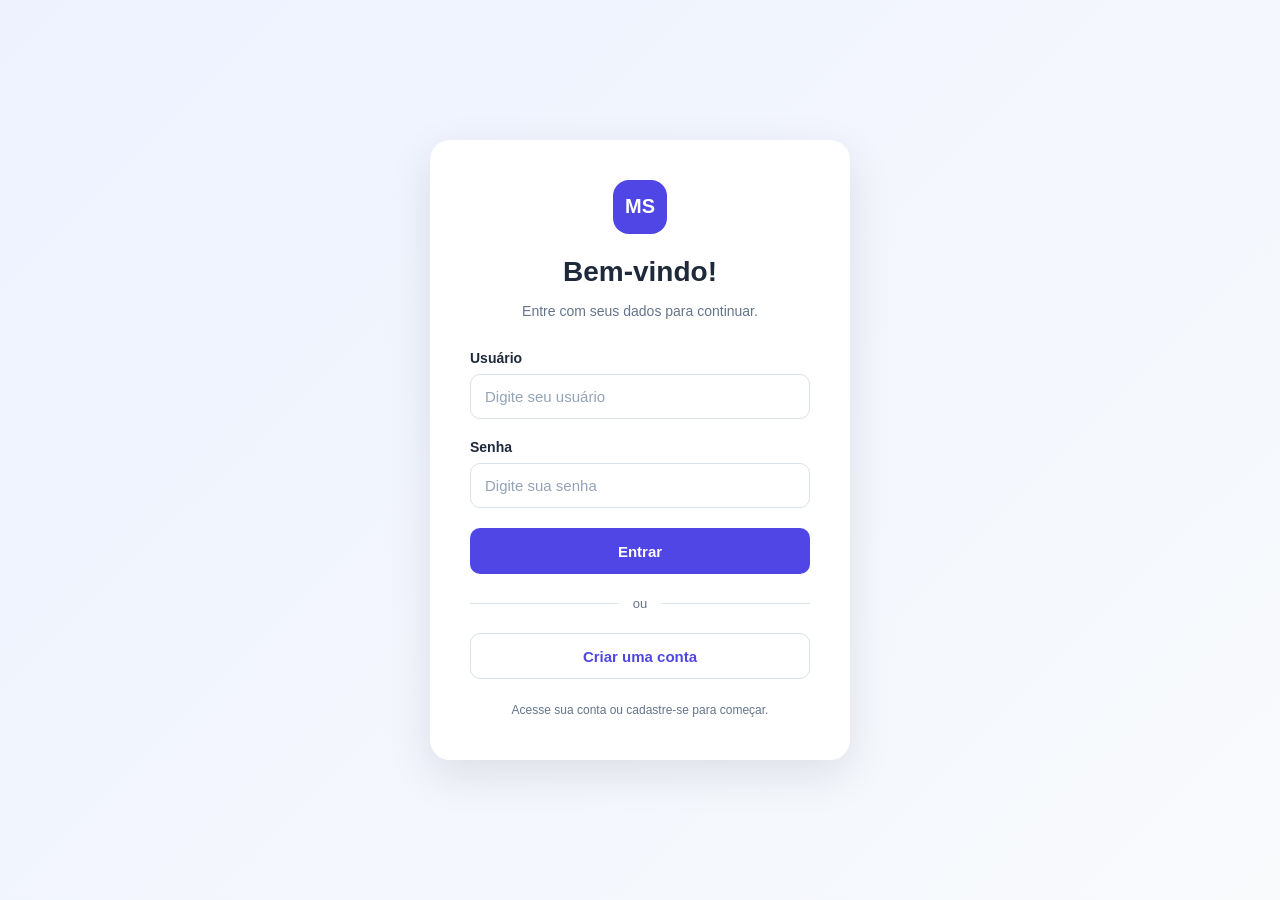
<file: index.html>
<!DOCTYPE html>
<html lang="pt-BR">
<head>
    <meta charset="UTF-8">
    <meta name="viewport" content="width=device-width, initial-scale=1.0">
    <title>Login | Meu Sistema</title>
    <link rel="stylesheet" href="style.css">
</head>
<body>

    <main class="pagina-login">
        <section class="cartao-login">

            <div class="logo">MS</div>

            <h1>Bem-vindo!</h1>
            <p class="descricao">
                Entre com seus dados para continuar.
            </p>

            <form id="form-login" method="post">

                <div class="campo">
                    <label for="usuario">Usuário</label>
                    <input
                        type="text"
                        id="usuario"
                        name="usuario"
                        placeholder="Digite seu usuário"
                        autocomplete="username"
                        required
                    >
                </div>

                <div class="campo">
                    <label for="senha">Senha</label>
                    <input
                        type="password"
                        id="senha"
                        name="senha"
                        placeholder="Digite sua senha"
                        autocomplete="current-password"
                        required
                    >
                </div>

                <button onclick="entrar()"
                    type="button"
                    id="btn-entrar"
                    class="botao botao-principal"
                >
                    Entrar
                </button>

            </form>

            <div class="divisor">
                <span>ou</span>
            </div>

            <a
                href="#modal-cadastro"
                class="botao botao-secundario"
            >
                Criar uma conta
            </a>

            <p class="rodape-login">
                Acesse sua conta ou cadastre-se para começar.
            </p>

        </section>
    </main>

    <!-- Modal de cadastro -->
    <div class="modal" id="modal-cadastro">

        <a
            href="#"
            class="modal-fundo"
            aria-label="Fechar cadastro"
        ></a>

        <section
            class="modal-conteudo"
            role="dialog"
            aria-modal="true"
            aria-labelledby="titulo-cadastro"
        >

            <a
                href="#"
                class="modal-fechar"
                aria-label="Fechar modal"
            >&times;</a>

            <h2 id="titulo-cadastro">Criar uma conta</h2>

            <p class="descricao">
                Preencha seus dados para se cadastrar.
            </p>

            <form id="form-cadastro" method="post">

                <div class="campo">
                    <label for="nome">Nome completo</label>
                    <input
                        type="text"
                        id="nome"
                        name="nome"
                        placeholder="Digite seu nome"
                        autocomplete="name"
                        required
                    >
                </div>

                <div class="campo">
                    <label for="email">E-mail</label>
                    <input
                        type="email"
                        id="email"
                        name="email"
                        placeholder="Digite seu e-mail"
                        autocomplete="email"
                        required
                    >
                </div>

                <div class="campo">
                    <label for="novo-usuario">Nome de usuário</label>
                    <input
                        type="text"
                        id="novo-usuario"
                        name="novo-usuario"
                        placeholder="Crie um nome de usuário"
                        autocomplete="username"
                        required
                    >
                </div>

                <div class="campo">
                    <label for="nova-senha">Senha</label>
                    <input
                        type="password"
                        id="nova-senha"
                        name="nova-senha"
                        placeholder="Crie uma senha"
                        autocomplete="new-password"
                        required
                    >
                </div>

                <button onclick="cadastrarUsuario()"
                    type="button"
                    id="btn-cadastrar"
                    class="botao botao-principal"
                >
                    Cadastrar
                </button>

            </form>

            <p class="texto-modal">
                Já possui uma conta?
                <a href="#">Voltar ao login</a>
            </p>

        </section>
    </div>

    <script src="script.js"></script>

</body>
</html>
</file>
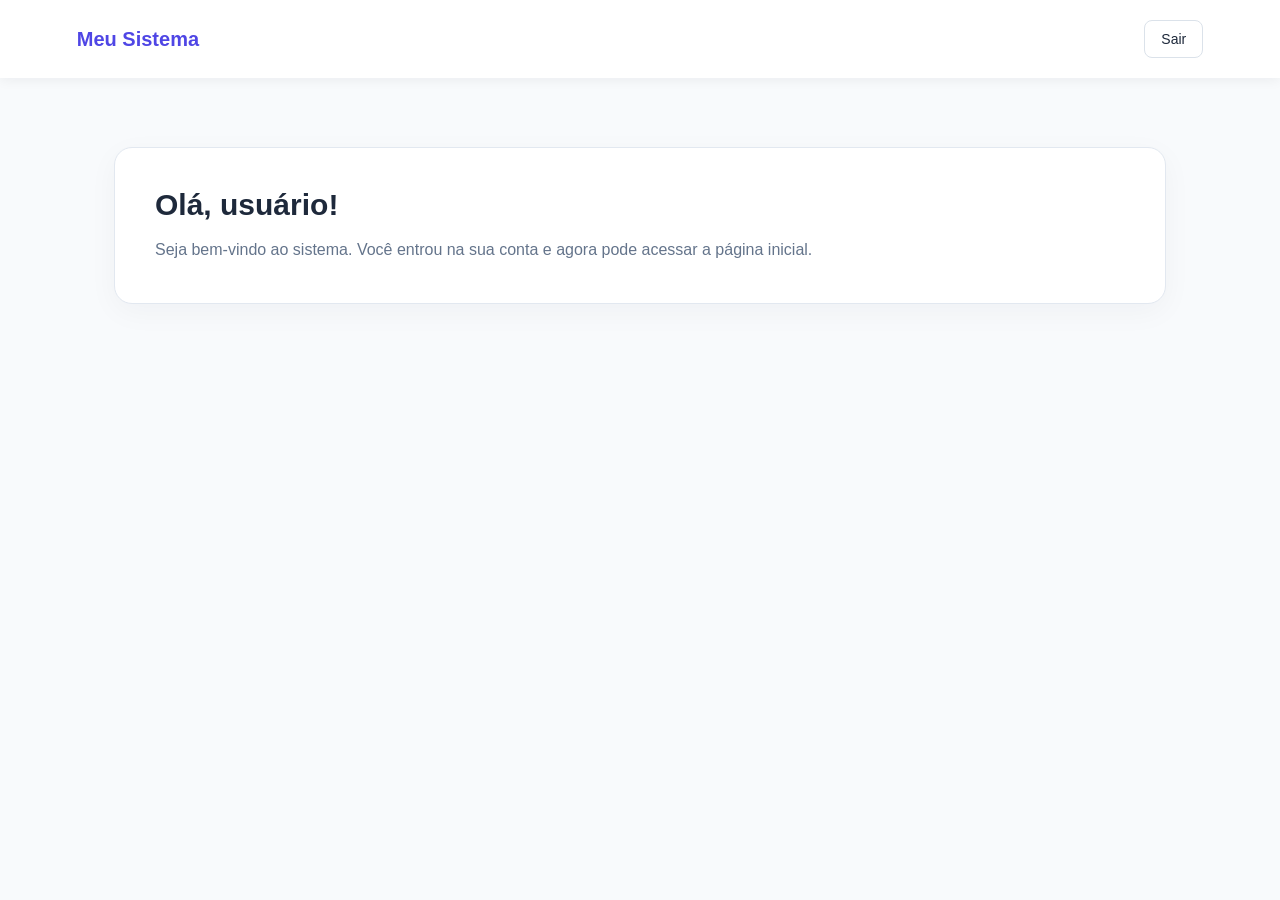
<file: dashboard.html>
<!DOCTYPE html>
<html lang="pt-BR">
<head>
    <meta charset="UTF-8">
    <meta name="viewport" content="width=device-width, initial-scale=1.0">
    <title>Página inicial | Meu Sistema</title>
    <link rel="stylesheet" href="style.css">
</head>
<body class="pagina-interna">

    <header class="cabecalho-interno">
        <div class="nome-sistema">Meu Sistema</div>

        <a href="index.html" class="link-sair">
            Sair
        </a>
    </header>

    <main class="conteudo-interno">
        <section class="cartao-boas-vindas">

            <h1>
                Olá, <span id="nome-usuario">usuário</span>!
            </h1>

            <p>
                Seja bem-vindo ao sistema. Você entrou na sua conta
                e agora pode acessar a página inicial.
            </p>

        </section>
    </main>

    <script src="script.js"></script>

</body>
</html>
</file>
<file: style.css>
/* Configurações gerais */
* {
    margin: 0;
    padding: 0;
    box-sizing: border-box;
}

:root {
    --cor-principal: #4f46e5;
    --cor-principal-hover: #4338ca;
    --cor-texto: #1e293b;
    --cor-texto-secundario: #64748b;
    --cor-borda: #dbe2ea;
    --cor-fundo: #f1f5f9;
    --branco: #ffffff;
}

body {
    font-family: Arial, Helvetica, sans-serif;
    color: var(--cor-texto);
    background: var(--cor-fundo);
}

/* Página de login */
.pagina-login {
    min-height: 100vh;
    display: flex;
    align-items: center;
    justify-content: center;
    padding: 24px;
    background: linear-gradient(135deg, #eef2ff, #f8fafc);
}

.cartao-login {
    width: 100%;
    max-width: 420px;
    padding: 40px;
    background: var(--branco);
    border-radius: 20px;
    box-shadow: 0 15px 45px rgba(15, 23, 42, 0.10);
}

.logo {
    width: 54px;
    height: 54px;
    display: flex;
    align-items: center;
    justify-content: center;
    margin: 0 auto 22px;
    border-radius: 16px;
    background: var(--cor-principal);
    color: var(--branco);
    font-size: 20px;
    font-weight: bold;
}

h1,
h2 {
    text-align: center;
    margin-bottom: 12px;
}

h1 {
    font-size: 28px;
}

h2 {
    font-size: 24px;
}

.descricao {
    text-align: center;
    color: var(--cor-texto-secundario);
    font-size: 14px;
    line-height: 1.6;
    margin-bottom: 28px;
}

/* Campos de formulário */
.campo {
    margin-bottom: 20px;
}

.campo label {
    display: block;
    font-weight: 600;
    font-size: 14px;
    margin-bottom: 8px;
}

.campo input {
    width: 100%;
    padding: 13px 14px;
    border: 1px solid var(--cor-borda);
    border-radius: 10px;
    background: var(--branco);
    color: var(--cor-texto);
    font-size: 15px;
    outline: none;
    transition: border-color 0.2s, box-shadow 0.2s;
}

.campo input:focus {
    border-color: var(--cor-principal);
    box-shadow: 0 0 0 3px rgba(79, 70, 229, 0.12);
}

.campo input::placeholder {
    color: #94a3b8;
}

/* Botões */
.botao {
    width: 100%;
    min-height: 46px;
    display: flex;
    align-items: center;
    justify-content: center;
    padding: 12px 16px;
    border-radius: 10px;
    font-size: 15px;
    font-weight: 600;
    text-decoration: none;
    text-align: center;
    cursor: pointer;
    transition: background 0.2s, transform 0.2s;
}

.botao:hover {
    transform: translateY(-1px);
}

.botao-principal {
    border: none;
    background: var(--cor-principal);
    color: var(--branco);
}

.botao-principal:hover {
    background: var(--cor-principal-hover);
}

.botao-secundario {
    border: 1px solid var(--cor-borda);
    background: var(--branco);
    color: var(--cor-principal);
}

.botao-secundario:hover {
    background: #eef2ff;
}

.divisor {
    display: flex;
    align-items: center;
    gap: 14px;
    margin: 22px 0;
    color: var(--cor-texto-secundario);
    font-size: 13px;
}

.divisor::before,
.divisor::after {
    content: "";
    height: 1px;
    flex: 1;
    background: var(--cor-borda);
}

.rodape-login {
    margin-top: 22px;
    color: var(--cor-texto-secundario);
    font-size: 12px;
    line-height: 1.6;
    text-align: center;
}

/* Modal de cadastro */
.modal {
    position: fixed;
    inset: 0;
    z-index: 1000;
    display: none;
    align-items: center;
    justify-content: center;
    padding: 20px;
}

/* Abre o modal quando o endereço termina em #modal-cadastro */
.modal:target {
    display: flex;
}

.modal-fundo {
    position: absolute;
    inset: 0;
    background: rgba(15, 23, 42, 0.60);
    cursor: default;
}

.modal-conteudo {
    position: relative;
    z-index: 1;
    width: 100%;
    max-width: 460px;
    max-height: 90vh;
    overflow-y: auto;
    padding: 34px;
    border-radius: 20px;
    background: var(--branco);
    box-shadow: 0 20px 60px rgba(0, 0, 0, 0.20);
    animation: aparecer 0.2s ease-out;
}

.modal-conteudo h2 {
    padding-right: 15px;
}

.modal-fechar {
    position: absolute;
    top: 14px;
    right: 18px;
    color: var(--cor-texto-secundario);
    font-size: 30px;
    line-height: 1;
    text-decoration: none;
}

.modal-fechar:hover {
    color: var(--cor-texto);
}

.texto-modal {
    margin-top: 22px;
    text-align: center;
    font-size: 13px;
    color: var(--cor-texto-secundario);
}

.texto-modal a {
    color: var(--cor-principal);
    font-weight: 600;
    text-decoration: none;
}

.texto-modal a:hover {
    text-decoration: underline;
}

@keyframes aparecer {
    from {
        opacity: 0;
        transform: translateY(10px);
    }

    to {
        opacity: 1;
        transform: translateY(0);
    }
}

/* Página após o login */
.pagina-interna {
    min-height: 100vh;
    background: #f8fafc;
}

.cabecalho-interno {
    display: flex;
    align-items: center;
    justify-content: space-between;
    gap: 20px;
    padding: 20px 6%;
    background: var(--branco);
    box-shadow: 0 2px 12px rgba(15, 23, 42, 0.06);
}

.nome-sistema {
    color: var(--cor-principal);
    font-size: 20px;
    font-weight: 700;
}

.link-sair {
    padding: 10px 16px;
    border-radius: 8px;
    border: 1px solid var(--cor-borda);
    color: var(--cor-texto);
    background: var(--branco);
    text-decoration: none;
    font-size: 14px;
}

.link-sair:hover {
    background: var(--cor-fundo);
}

.conteudo-interno {
    width: 100%;
    max-width: 1100px;
    margin: 45px auto;
    padding: 24px;
}

.cartao-boas-vindas {
    padding: 40px;
    background: var(--branco);
    border: 1px solid #e2e8f0;
    border-radius: 18px;
    box-shadow: 0 8px 30px rgba(15, 23, 42, 0.04);
}

.cartao-boas-vindas h1 {
    text-align: left;
    font-size: 30px;
    margin-bottom: 14px;
}

.cartao-boas-vindas p {
    color: var(--cor-texto-secundario);
    line-height: 1.7;
}

/* Ajustes para celulares */
@media (max-width: 480px) {
    .cartao-login {
        padding: 28px 22px;
    }

    .modal-conteudo {
        padding: 30px 22px;
    }

    .cartao-boas-vindas {
        padding: 26px 22px;
    }

    .cartao-boas-vindas h1 {
        font-size: 25px;
    }

    .cabecalho-interno {
        padding: 16px 20px;
    }
}
</file>
